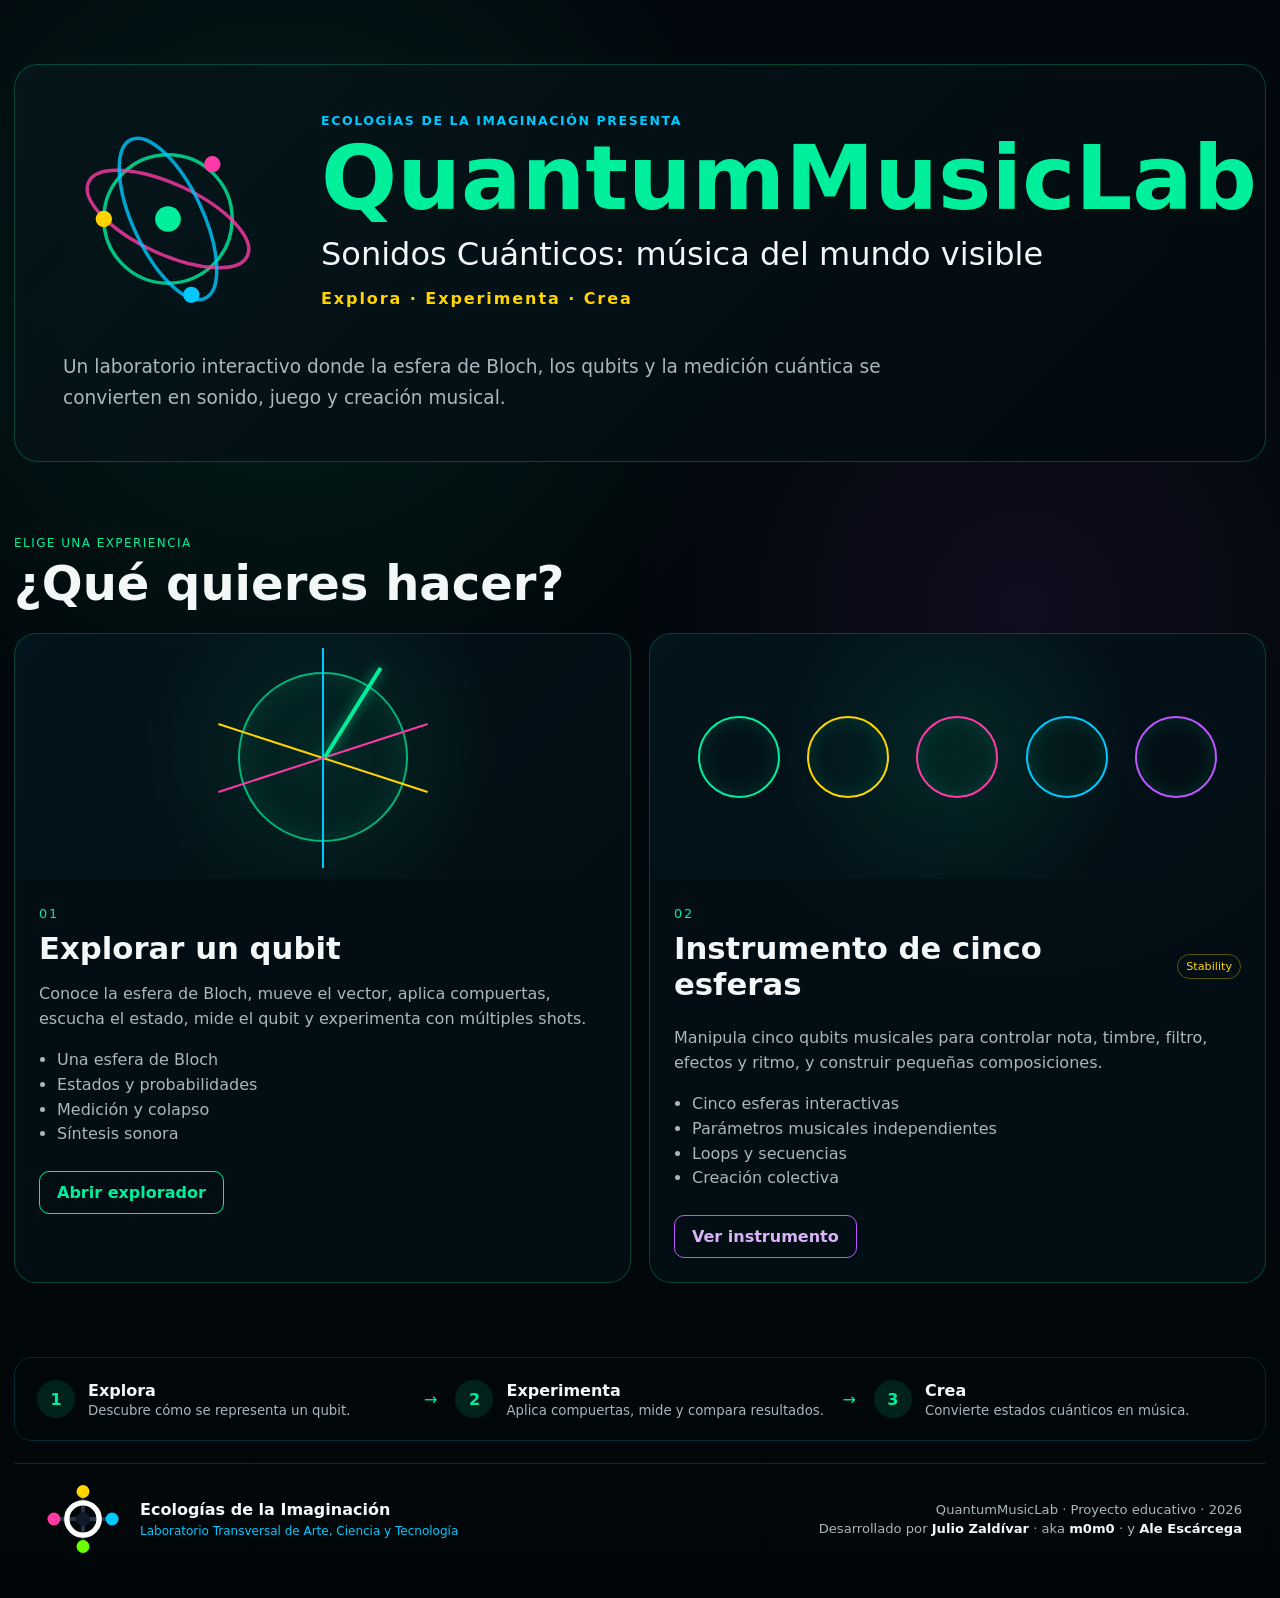
<file: index.html>
<!doctype html>
<html lang="es">
<head>
  <meta charset="utf-8">
  <meta name="viewport" content="width=device-width, initial-scale=1, viewport-fit=cover">
  <meta name="theme-color" content="#02080d">
  <title>QuantumMusicLab — Sonidos Cuánticos</title>
  <link rel="icon" href="data:,">
  <link rel="stylesheet" href="./shared/css/portal.css">
</head>
<body>
  <main class="portal-shell">
    <header class="hero">
      <div class="hero-brand">
        <svg class="quantum-mark" viewBox="0 0 180 180" role="img" aria-label="Símbolo de QuantumMusicLab">
          <circle cx="90" cy="90" r="55" class="orbit orbit-a"></circle>
          <ellipse cx="90" cy="90" rx="75" ry="30" class="orbit orbit-b"></ellipse>
          <ellipse cx="90" cy="90" rx="30" ry="75" class="orbit orbit-c"></ellipse>
          <circle cx="90" cy="90" r="11" class="core"></circle>
          <circle cx="35" cy="90" r="7" class="node node-one"></circle>
          <circle cx="128" cy="43" r="7" class="node node-two"></circle>
          <circle cx="110" cy="155" r="7" class="node node-three"></circle>
        </svg>

        <div>
          <p class="eyebrow">Ecologías de la Imaginación presenta</p>
          <h1>QuantumMusicLab</h1>
          <h2>Sonidos Cuánticos: música del mundo visible</h2>
          <p class="tagline">Explora · Experimenta · Crea</p>
        </div>
      </div>

      <p class="intro">
        Un laboratorio interactivo donde la esfera de Bloch, los qubits y la
        medición cuántica se convierten en sonido, juego y creación musical.
      </p>
    </header>

    <section class="mode-section" aria-labelledby="mode-title">
      <div class="section-heading">
        <p class="step">Elige una experiencia</p>
        <h2 id="mode-title">¿Qué quieres hacer?</h2>
      </div>

      <div class="mode-grid">
        <article class="mode-card explore-card">
          <div class="mode-visual" aria-hidden="true">
            <div class="mini-sphere">
              <span class="axis axis-z"></span>
              <span class="axis axis-x"></span>
              <span class="axis axis-y"></span>
              <span class="mini-vector"></span>
            </div>
          </div>

          <div class="mode-content">
            <span class="mode-number">01</span>
            <h3>Explorar un qubit</h3>
            <p>
              Conoce la esfera de Bloch, mueve el vector, aplica compuertas,
              escucha el estado, mide el qubit y experimenta con múltiples shots.
            </p>
            <ul>
              <li>Una esfera de Bloch</li>
              <li>Estados y probabilidades</li>
              <li>Medición y colapso</li>
              <li>Síntesis sonora</li>
            </ul>
            <a class="mode-button" href="./explorar/">Abrir explorador</a>
          </div>
        </article>

        <article class="mode-card instrument-card">
          <div class="mode-visual five-spheres" aria-hidden="true">
            <span></span><span></span><span></span><span></span><span></span>
          </div>

          <div class="mode-content">
            <span class="mode-number">02</span>
            <div class="title-row">
              <h3>Instrumento de cinco esferas</h3>
              <span class="status">Stability</span>
            </div>
            <p>
              Manipula cinco qubits musicales para controlar nota, timbre,
              filtro, efectos y ritmo, y construir pequeñas composiciones.
            </p>
            <ul>
              <li>Cinco esferas interactivas</li>
              <li>Parámetros musicales independientes</li>
              <li>Loops y secuencias</li>
              <li>Creación colectiva</li>
            </ul>
            <a class="mode-button secondary" href="./instrumento/">Ver instrumento</a>
          </div>
        </article>
      </div>
    </section>

    <section class="journey">
      <div class="journey-step">
        <strong>1</strong>
        <div><span>Explora</span><p>Descubre cómo se representa un qubit.</p></div>
      </div>
      <div class="journey-arrow">→</div>
      <div class="journey-step">
        <strong>2</strong>
        <div><span>Experimenta</span><p>Aplica compuertas, mide y compara resultados.</p></div>
      </div>
      <div class="journey-arrow">→</div>
      <div class="journey-step">
        <strong>3</strong>
        <div><span>Crea</span><p>Convierte estados cuánticos en música.</p></div>
      </div>
    </section>

    <footer>
      <div class="footer-brand">
        <svg viewBox="0 0 160 130" aria-label="Logo adaptado de Ecologías de la Imaginación">
          <line x1="80" y1="20" x2="80" y2="110"></line>
          <line x1="25" y1="65" x2="135" y2="65"></line>
          <circle cx="80" cy="65" r="30" class="footer-ring"></circle>
          <circle cx="80" cy="65" r="13" class="footer-core"></circle>
          <circle cx="80" cy="14" r="12" class="dot-yellow"></circle>
          <circle cx="26" cy="65" r="12" class="dot-pink"></circle>
          <circle cx="134" cy="65" r="12" class="dot-cyan"></circle>
          <circle cx="80" cy="116" r="12" class="dot-green"></circle>
        </svg>
        <div>
          <strong>Ecologías de la Imaginación</strong>
          <span>Laboratorio Transversal de Arte, Ciencia y Tecnología</span>
        </div>
      </div>

      <div class="credits">
        <p>QuantumMusicLab · Proyecto educativo · 2026</p>
        <p>Desarrollado por <strong>Julio Zaldívar</strong> · aka <strong>m0m0</strong> · y <strong>Ale Escárcega</strong></p>
      </div>
    </footer>
  </main>
</body>
</html>
</file>
<file: shared/css/portal.css>
:root {
  --bg: #02080d;
  --panel: #061118;
  --green: #00ef9d;
  --cyan: #00c9ff;
  --yellow: #ffd400;
  --pink: #ff3aa7;
  --purple: #bd55ff;
  --orange: #ff9700;
  --text: #f4f7f8;
  --muted: #a8b8be;
  font-family: "Segoe UI", Inter, system-ui, sans-serif;
}

* { box-sizing: border-box; }

body {
  margin: 0;
  min-height: 100dvh;
  color: var(--text);
  background:
    radial-gradient(circle at 22% 18%, rgba(0,239,157,.10), transparent 30%),
    radial-gradient(circle at 80% 38%, rgba(189,85,255,.08), transparent 28%),
    linear-gradient(180deg, #02080d, #010609);
}

.portal-shell {
  width: min(1320px, calc(100% - 28px));
  margin: 0 auto;
  padding: clamp(28px, 5vw, 70px) 0 24px;
}

.hero {
  padding: clamp(22px, 4vw, 48px);
  border: 1px solid rgba(0,239,157,.25);
  border-radius: 24px;
  background: linear-gradient(135deg, rgba(5,22,27,.96), rgba(2,10,15,.92));
}

.hero-brand {
  display: flex;
  align-items: center;
  gap: clamp(20px, 4vw, 48px);
}

.quantum-mark {
  width: clamp(130px, 18vw, 210px);
  flex: 0 0 auto;
}

.orbit {
  fill: none;
  stroke-width: 3;
  opacity: .8;
}
.orbit-a { stroke: var(--green); }
.orbit-b { stroke: var(--pink); transform: rotate(25deg); transform-origin: center; }
.orbit-c { stroke: var(--cyan); transform: rotate(-25deg); transform-origin: center; }
.core { fill: var(--green); }
.node-one { fill: var(--yellow); }
.node-two { fill: var(--pink); }
.node-three { fill: var(--cyan); }

.eyebrow {
  margin: 0 0 8px;
  color: var(--cyan);
  text-transform: uppercase;
  letter-spacing: .13em;
  font-size: .78rem;
  font-weight: 700;
}

h1 {
  margin: 0;
  color: var(--green);
  font-size: clamp(2.6rem, 7vw, 5.7rem);
  line-height: .95;
}

.hero h2 {
  margin: 14px 0 0;
  font-size: clamp(1.2rem, 2.6vw, 2rem);
  font-weight: 500;
}

.tagline {
  color: var(--yellow);
  letter-spacing: .12em;
  font-weight: 700;
}

.intro {
  max-width: 850px;
  margin: 28px 0 0;
  color: var(--muted);
  font-size: clamp(1rem, 1.5vw, 1.16rem);
  line-height: 1.65;
}

.mode-section {
  padding: clamp(42px, 6vw, 74px) 0;
}

.section-heading {
  margin-bottom: 22px;
}

.step {
  margin: 0;
  color: var(--green);
  text-transform: uppercase;
  letter-spacing: .12em;
  font-size: .75rem;
}

.section-heading h2 {
  margin: 5px 0 0;
  font-size: clamp(1.8rem, 4vw, 3rem);
}

.mode-grid {
  display: grid;
  grid-template-columns: 1fr 1fr;
  gap: 18px;
}

.mode-card {
  min-width: 0;
  overflow: hidden;
  border: 1px solid rgba(0,239,157,.24);
  border-radius: 22px;
  background: rgba(4,16,22,.92);
}

.mode-visual {
  min-height: 245px;
  display: grid;
  place-items: center;
  background:
    radial-gradient(circle, rgba(0,239,157,.10), transparent 55%),
    linear-gradient(135deg, rgba(0,201,255,.03), transparent);
}

.mini-sphere {
  width: 170px;
  aspect-ratio: 1;
  position: relative;
  border: 2px solid rgba(0,239,157,.72);
  border-radius: 50%;
  box-shadow: inset 0 0 35px rgba(0,239,157,.14);
}

.axis {
  position: absolute;
  inset: 50% auto auto 50%;
  height: 2px;
  width: 220px;
  transform-origin: left;
}

.axis-z { background: var(--cyan); transform: rotate(-90deg) translateX(-50%); }
.axis-x { background: var(--yellow); transform: rotate(18deg) translateX(-50%); }
.axis-y { background: var(--pink); transform: rotate(-18deg) translateX(-50%); }

.mini-vector {
  position: absolute;
  left: 50%;
  bottom: 50%;
  width: 4px;
  height: 105px;
  background: var(--green);
  transform-origin: bottom;
  transform: rotate(32deg);
  box-shadow: 0 0 12px rgba(0,239,157,.7);
}

.five-spheres {
  grid-template-columns: repeat(5, 1fr);
  gap: 12px;
  padding: 40px;
}

.five-spheres span {
  width: 100%;
  max-width: 82px;
  aspect-ratio: 1;
  border: 2px solid var(--green);
  border-radius: 50%;
  box-shadow: inset 0 0 20px rgba(0,239,157,.14);
}

.five-spheres span:nth-child(2) { border-color: var(--yellow); }
.five-spheres span:nth-child(3) { border-color: var(--pink); }
.five-spheres span:nth-child(4) { border-color: var(--cyan); }
.five-spheres span:nth-child(5) { border-color: var(--purple); }

.mode-content {
  padding: 24px;
}

.mode-number {
  color: var(--green);
  font-size: .8rem;
  letter-spacing: .14em;
}

.title-row {
  display: flex;
  align-items: center;
  gap: 12px;
}

.mode-card h3 {
  margin: 8px 0;
  font-size: clamp(1.35rem, 2.4vw, 2rem);
}

.status {
  padding: 5px 8px;
  border: 1px solid rgba(255,212,0,.35);
  border-radius: 999px;
  color: var(--yellow);
  font-size: .7rem;
  white-space: nowrap;
}

.mode-card p,
.mode-card li {
  color: var(--muted);
  line-height: 1.55;
}

.mode-card ul {
  padding-left: 18px;
  margin-bottom: 24px;
}

.mode-button {
  display: inline-block;
  padding: 11px 17px;
  border: 1px solid var(--green);
  border-radius: 10px;
  color: var(--green);
  text-decoration: none;
  font-weight: 700;
}

.mode-button.secondary {
  border-color: var(--purple);
  color: #d9b3f6;
}

.journey {
  display: grid;
  grid-template-columns: 1fr auto 1fr auto 1fr;
  align-items: center;
  gap: 18px;
  padding: 22px;
  border: 1px solid rgba(0,201,255,.18);
  border-radius: 18px;
}

.journey-step {
  display: flex;
  align-items: center;
  gap: 13px;
}

.journey-step strong {
  display: grid;
  place-items: center;
  width: 38px;
  height: 38px;
  border-radius: 50%;
  background: rgba(0,239,157,.12);
  color: var(--green);
}

.journey-step span { font-weight: 700; }
.journey-step p { margin: 3px 0 0; color: var(--muted); font-size: .83rem; }
.journey-arrow { color: var(--green); }

footer {
  margin-top: 22px;
  padding: 20px 24px;
  display: flex;
  justify-content: space-between;
  align-items: center;
  gap: 28px;
  border-top: 1px solid rgba(0,239,157,.18);
}

.footer-brand {
  display: flex;
  align-items: center;
  gap: 12px;
}

.footer-brand svg { width: 90px; height: 70px; }
.footer-brand line { stroke: #263541; stroke-width: 7; }
.footer-ring { fill: none; stroke: white; stroke-width: 10; }
.footer-core { fill: #101a2b; }
.dot-yellow { fill: var(--yellow); }
.dot-pink { fill: var(--pink); }
.dot-cyan { fill: var(--cyan); }
.dot-green { fill: #69ff00; }

.footer-brand div {
  display: flex;
  flex-direction: column;
}

.footer-brand span {
  margin-top: 5px;
  color: var(--cyan);
  font-size: .75rem;
}

.credits {
  color: var(--muted);
  text-align: right;
  font-size: .82rem;
}

.credits p { margin: 4px 0; }
.credits strong { color: var(--text); }

@media (max-width: 820px) {
  .hero-brand {
    flex-direction: column;
    align-items: flex-start;
  }

  .mode-grid {
    grid-template-columns: 1fr;
  }

  .journey {
    grid-template-columns: 1fr;
  }

  .journey-arrow {
    transform: rotate(90deg);
    justify-self: center;
  }

  footer {
    flex-direction: column;
    align-items: flex-start;
  }

  .credits {
    text-align: left;
  }
}

@media (max-width: 520px) {
  .portal-shell {
    width: min(100% - 14px, 520px);
    padding-top: 8px;
  }

  .hero {
    padding: 20px 16px;
  }

  .five-spheres {
    gap: 6px;
    padding: 25px 12px;
  }

  .mode-content {
    padding: 18px;
  }

  .title-row {
    align-items: flex-start;
    flex-direction: column;
  }
}
</file>
